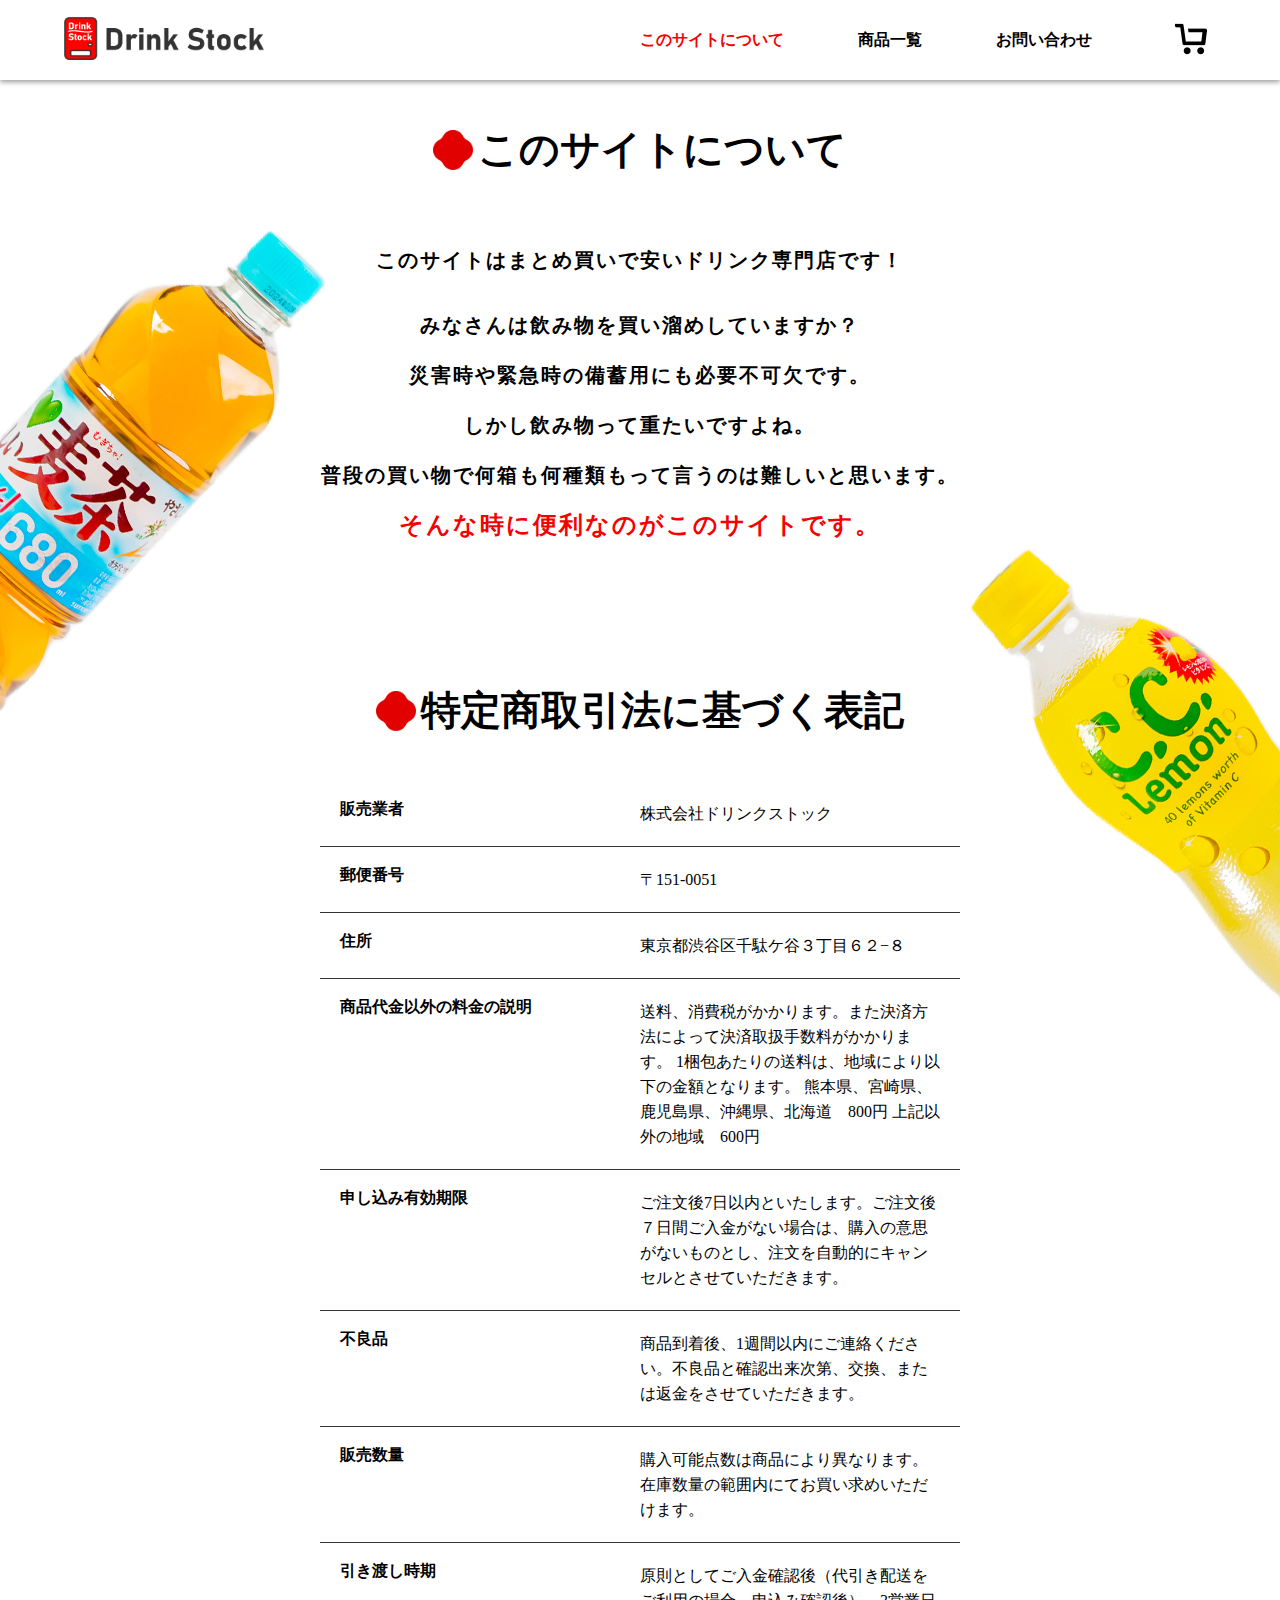
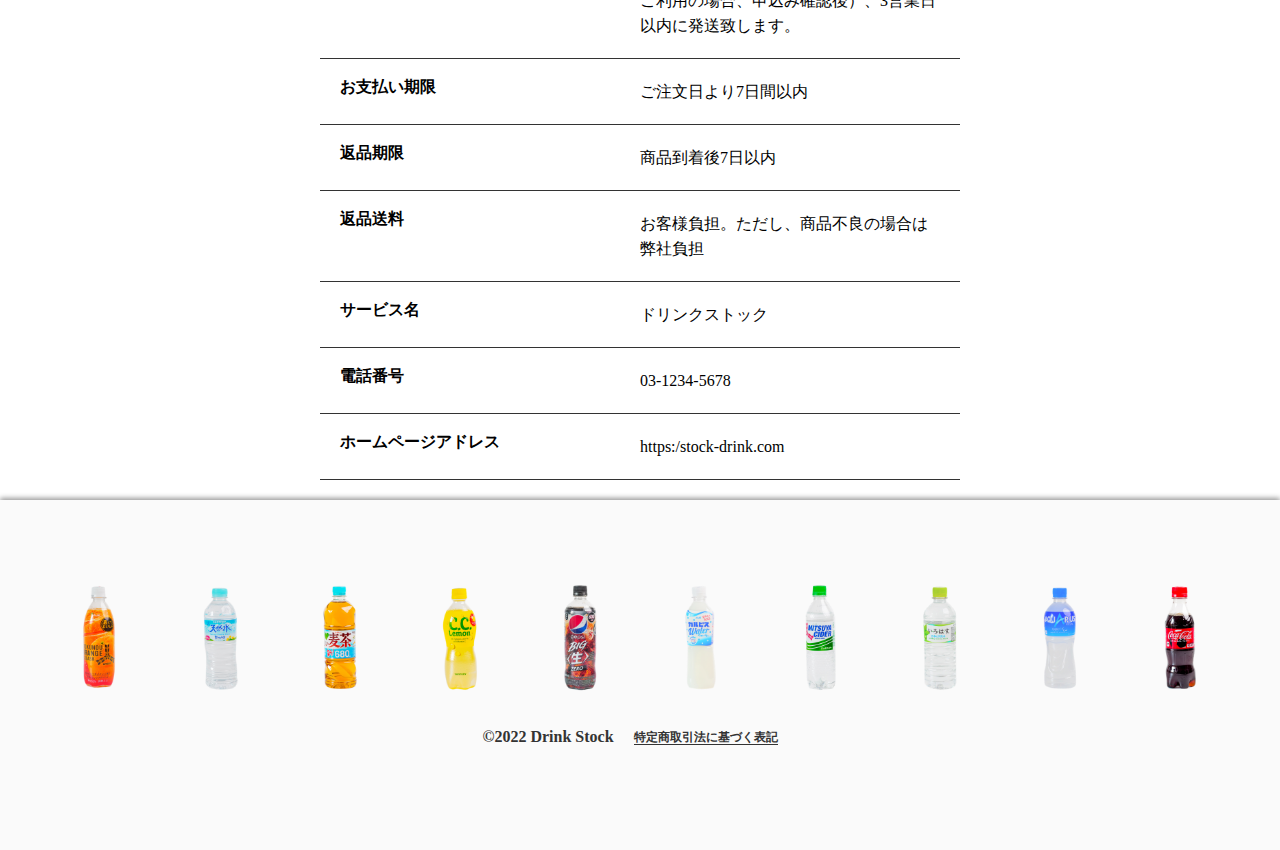
<file: about.html>
<!DOCTYPE html>
<html lang="ja">

<head>
    <meta charset="UTF-8">
    <meta http-equiv="X-UA-Compatible" content="IE=edge">
    <meta name="viewport" content="width=device-width, initial-scale=1.0">
    <link rel="icon" type="image/png" href="images/favicon.ico" sizes="416x16 24x24 32x32 48x48 64x64 128x128" />
    <link rel="stylesheet" href="css/reset.css">
    <link rel="stylesheet" href="css/style.css">
    <link rel="stylesheet" href="css/form.css">
    <link rel="stylesheet" href="css/q-and-a.css">

    <script src="https://cdnjs.cloudflare.com/ajax/libs/jquery/3.6.0/jquery.min.js"></script>

    <script>
        $(function () {
            $(".js-question").click(function () {
                $(this).toggleClass("is-active");
                $(".js-question").not(this).removeClass("is-active");
            });
        });
    </script>

    <title>このサイトについて｜ドリンクストック</title>
</head>

<body>
    <!-- header -->
    <header class="header">
        <div class="header__inner">
            <div class="header__logo"><a href="index.html"><img src="images/logo.png" alt=""
                        class="header__logo--img"></a></div>

            <ul class="global-nav">
                <li class="nav current-page"><a href="about.html">このサイトについて</a></li>
                <li class="nav"><a href="store.html">商品一覧</a></li>
                <li class="nav "><a href="contact.html ">お問い合わせ</a></li>
                <li class="nav"><a href=""><img src="images/cart.png" alt="" class="nav--cart"></a></li>
            </ul>
        </div>
    </header>


    <!-- main-contents -->
    <div class="title"><img src="images/title-img.png" alt="" class="title__img">
        <h1 class="title__text">このサイトについて</h1>
    </div>

        <img src="images/drink-45deg-0.png" alt="" id="img45Left" class="img-45deg__left">
        <div class="img-45deg">
        <img src="images/drink-45deg-right-0.png" alt="" id="img45Right" class="img-45deg__right">
    </div>
    <section class="about">
        <h1 class="about__title">このサイトはまとめ買いで安いドリンク専門店です！</h1>

        <p class="about__caption">みなさんは飲み物を買い溜めしていますか？<br>
            災害時や緊急時の備蓄用にも必要不可欠です。<br>
            しかし飲み物って重たいですよね。<br>
            普段の買い物で何箱も何種類もって言うのは難しいと思います。<br>

            <span>そんな時に便利なのがこのサイトです。</span>
        </p>

        <div class="">

        </div>

    </section>

    <div id="shopkeeper" class="title"><img src="images/title-img.png" alt="" class="title__img">
        <h1 class="title__text">特定商取引法に基づく表記</h1>
    </div>

    <div class="shopkeeper">
        <div class="shopkeeper__list">
            <p class="shopkeeper__name">販売業者</p>
            <p class="shopkeeper__text">株式会社ドリンクストック</p>
        </div>
        <div class="shopkeeper__list">
            <p class="shopkeeper__name">郵便番号</p>
            <p class="shopkeeper__text">〒151-0051</p>
        </div>
        <div class="shopkeeper__list">
            <p class="shopkeeper__name">住所</p>
            <p class="shopkeeper__text">東京都渋谷区千駄ケ谷３丁目６２−８</p>
        </div>
        <div class="shopkeeper__list">
            <p class="shopkeeper__name">商品代金以外の料金の説明</p>
            <p class="shopkeeper__text">送料、消費税がかかります。また決済方法によって決済取扱手数料がかかります。
                1梱包あたりの送料は、地域により以下の金額となります。
                熊本県、宮崎県、鹿児島県、沖縄県、北海道　800円
                上記以外の地域　600円</p>
        </div>
        <div class="shopkeeper__list">
            <p class="shopkeeper__name">申し込み有効期限</p>
            <p class="shopkeeper__text">ご注文後7日以内といたします。ご注文後７日間ご入金がない場合は、購入の意思がないものとし、注文を自動的にキャンセルとさせていただきます。
            </p>
        </div>
        <div class="shopkeeper__list">
            <p class="shopkeeper__name">不良品</p>
            <p class="shopkeeper__text">商品到着後、1週間以内にご連絡ください。不良品と確認出来次第、交換、または返金をさせていただきます。
            </p>
        </div>
        <div class="shopkeeper__list">
            <p class="shopkeeper__name">販売数量</p>
            <p class="shopkeeper__text">購入可能点数は商品により異なります。在庫数量の範囲内にてお買い求めいただけます。
            </p>
        </div>
        <div class="shopkeeper__list">
            <p class="shopkeeper__name">引き渡し時期</p>
            <p class="shopkeeper__text">原則としてご入金確認後（代引き配送をご利用の場合、申込み確認後）、3営業日以内に発送致します。
            </p>
        </div>
        <div class="shopkeeper__list">
            <p class="shopkeeper__name">お支払い期限</p>
            <p class="shopkeeper__text">ご注文日より7日間以内
            </p>
        </div>

        <div class="shopkeeper__list">
            <p class="shopkeeper__name">返品期限</p>
            <p class="shopkeeper__text">商品到着後7日以内
            </p>
        </div>
        <div class="shopkeeper__list">
            <p class="shopkeeper__name">返品送料</p>
            <p class="shopkeeper__text">お客様負担。ただし、商品不良の場合は弊社負担
            </p>
        </div>
        <div class="shopkeeper__list">
            <p class="shopkeeper__name">サービス名</p>
            <p class="shopkeeper__text">ドリンクストック</p>
        </div>
        <div class="shopkeeper__list">
            <p class="shopkeeper__name">電話番号</p>
            <p class="shopkeeper__text">03-1234-5678</p>
        </div>
        <div class="shopkeeper__list">
            <p class="shopkeeper__name">ホームページアドレス</p>
            <p class="shopkeeper__text">https:/stock-drink.com</p>
        </div>
    </div>
    <!-- footer -->
    <footer class="footer">
        <ul class="footer__drink">
            <li><img src="images/drink-1.png" alt="" class="footer__drink--img"></li>
            <li><img src="images/drink-2.png" alt="" class="footer__drink--img"></li>
            <li><img src="images/drink-3.png" alt="" class="footer__drink--img"></li>
            <li><img src="images/drink-4.png" alt="" class="footer__drink--img"></li>
            <li><img src="images/drink-5.png" alt="" class="footer__drink--img"></li>
            <li><img src="images/drink-6.png" alt="" class="footer__drink--img"></li>
            <li><img src="images/drink-7.png" alt="" class="footer__drink--img"></li>
            <li><img src="images/drink-8.png" alt="" class="footer__drink--img"></li>
            <li><img src="images/drink-9.png" alt="" class="footer__drink--img"></li>
            <li><img src="images/drink-10.png" alt="" class="footer__drink--img"></li>
        </ul>
        <div class="footer__text">
            <p class="">&copy;2022 Drink Stock</p>
                <p class="footer__shopkeeper"><a class="footer__shopkeeper" href="about.html#shopkeeper">特定商取引法に基づく表記</a></p>
            </div>
    </footer>


    <script>
        

        window.onload = function(){
            var randomNum = Math.floor(Math.random()*3);
            console.log(randomNum);
            document.getElementById("img45Left").src = "images/drink-45deg-"+ randomNum + ".png";
            randomNum = Math.floor(Math.random()*3);
            document.getElementById("img45Right").src = "images/drink-45deg-right-" + randomNum +".png";

    }
    </script>
</body>

</html>
</file>
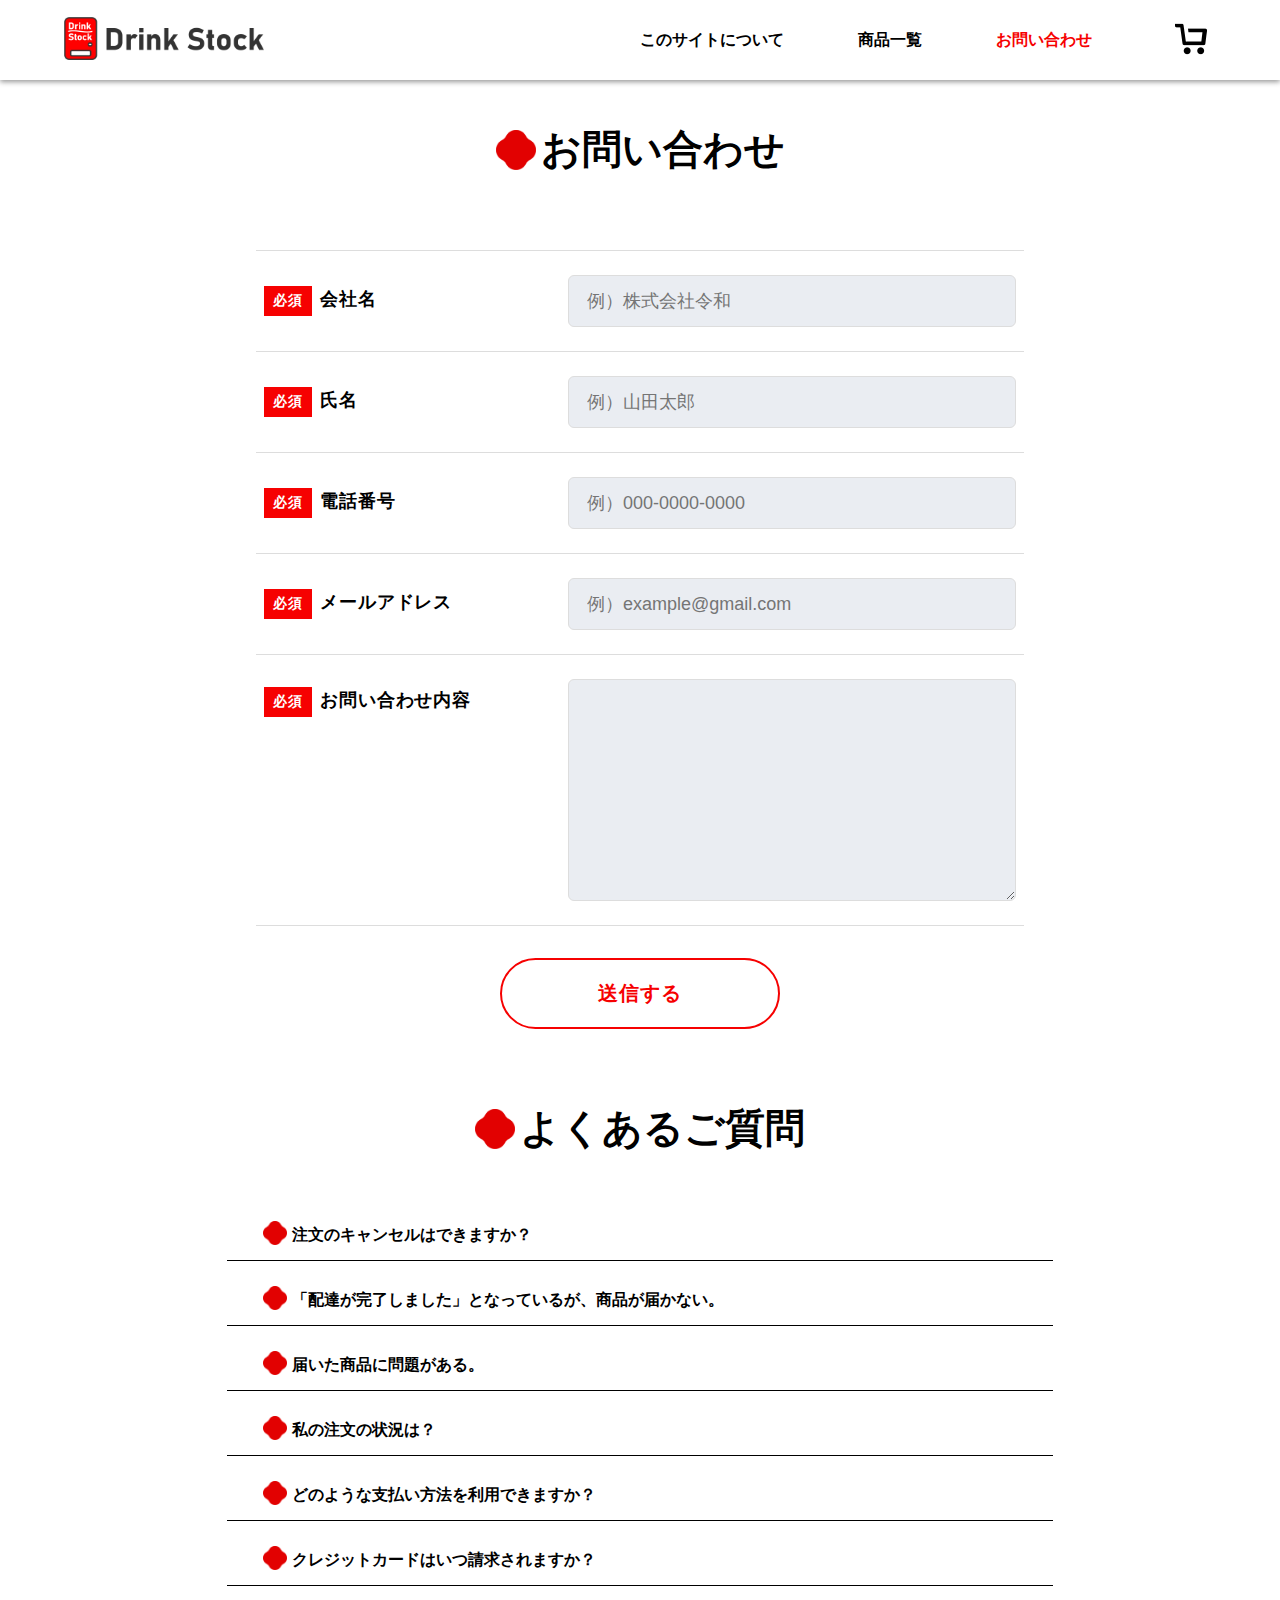
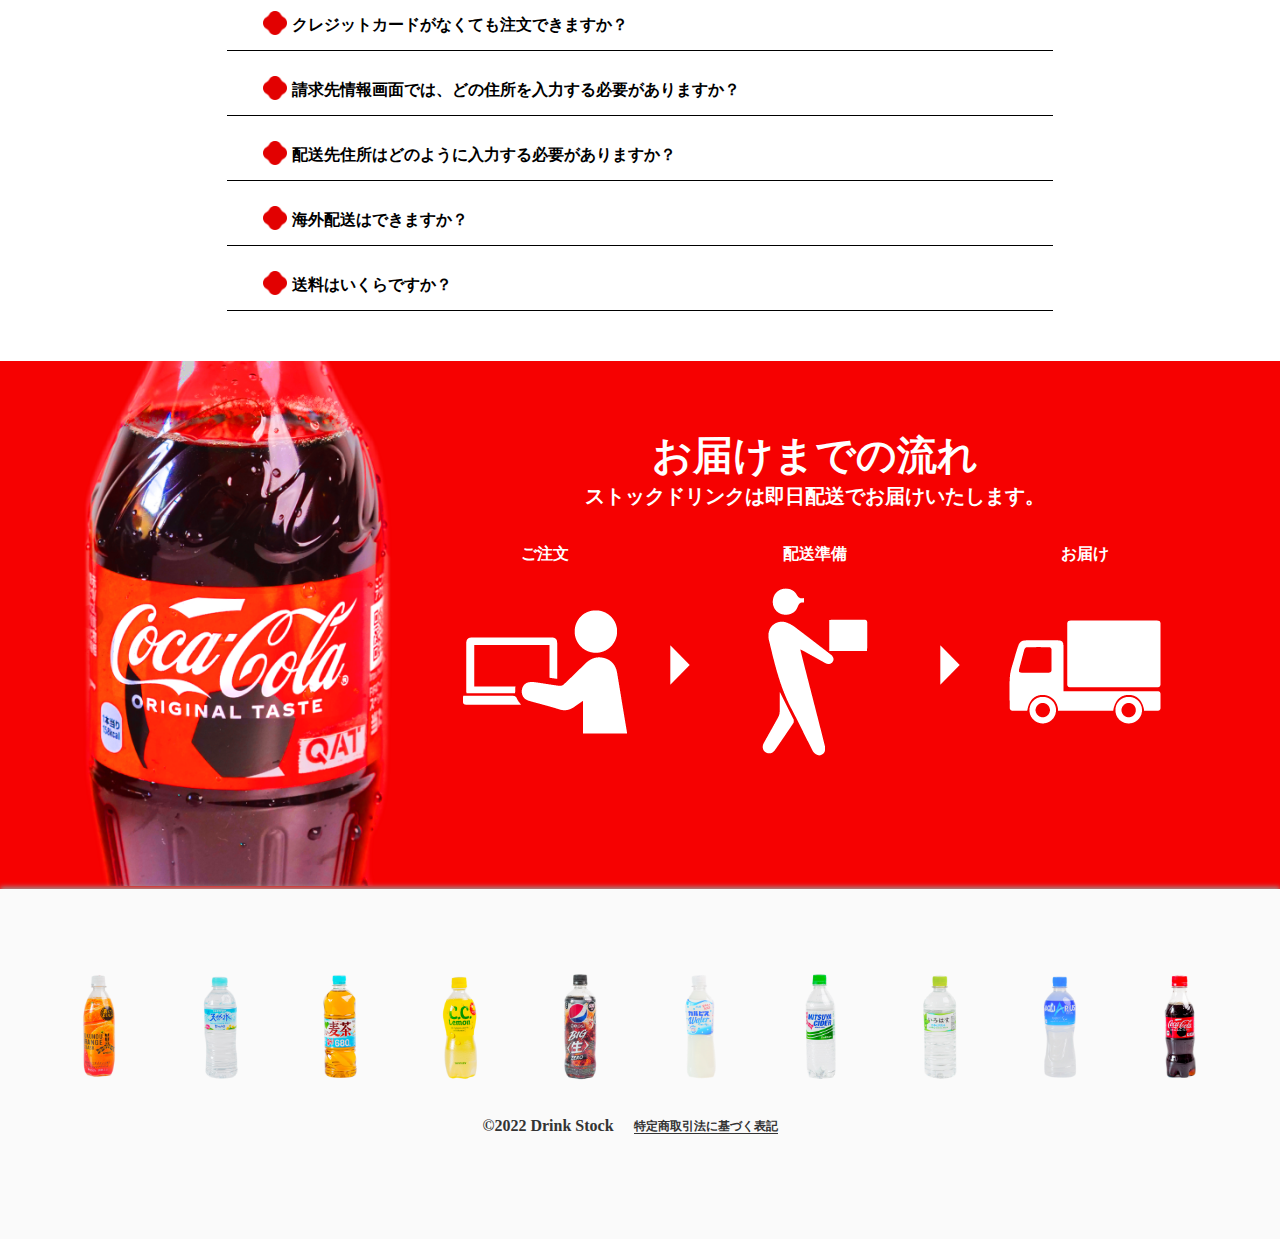
<file: contact.html>
<!DOCTYPE html>
<html lang="ja">

<head>
    <meta charset="UTF-8">
    <meta http-equiv="X-UA-Compatible" content="IE=edge">
    <meta name="viewport" content="width=device-width, initial-scale=1.0">
    <link rel="icon" type="image/png" href="images/favicon.ico" sizes="416x16 24x24 32x32 48x48 64x64 128x128" />
    <link rel="stylesheet" href="css/reset.css">
    <link rel="stylesheet" href="css/style.css">
    <link rel="stylesheet" href="css/form.css">
    <link rel="stylesheet" href="css/q-and-a.css">

    <script src="https://cdnjs.cloudflare.com/ajax/libs/jquery/3.6.0/jquery.min.js"></script>

    <script>
        $(function () {
            $(".js-question").click(function () {
                $(this).toggleClass("is-active");
                $(".js-question").not(this).removeClass("is-active");
            });
        });
    </script>

    <title>お問い合わせ｜ドリンクストック</title>
</head>

<body>
    <!-- header -->
    <header class="header">
        <div class="header__inner">
            <div class="header__logo"><a href="index.html"><img src="images/logo.png" alt=""
                        class="header__logo--img"></a></div>

            <ul class="global-nav">
                <li class="nav"><a href="about.html">このサイトについて</a></li>
                <li class="nav"><a href="store.html">商品一覧</a></li>
                <li class="nav current-page"><a href="contact.html ">お問い合わせ</a></li>
                <li class="nav"><a href=""><img src="images/cart.png" alt="" class="nav--cart"></a></li>
            </ul>
        </div>
    </header>


    <!-- main-contents -->
    <div class="title"><img src="images/title-img.png" alt="" class="title__img">
        <h1 class="title__text">お問い合わせ</h1>
    </div>

    <!-- お問い合わせ -->

    <div class="Form animation">
        <div class="Form-Item">
            <p class="Form-Item-Label">
                <span class="Form-Item-Label-Required">必須</span>会社名
            </p>
            <input type="text" class="Form-Item-Input" placeholder="例）株式会社令和">
        </div>
        <div class="Form-Item">
            <p class="Form-Item-Label"><span class="Form-Item-Label-Required">必須</span>氏名</p>
            <input type="text" class="Form-Item-Input" placeholder="例）山田太郎">
        </div>
        <div class="Form-Item">
            <p class="Form-Item-Label"><span class="Form-Item-Label-Required">必須</span>電話番号</p>
            <input type="text" class="Form-Item-Input" placeholder="例）000-0000-0000">
        </div>
        <div class="Form-Item">
            <p class="Form-Item-Label"><span class="Form-Item-Label-Required">必須</span>メールアドレス</p>
            <input type="email" class="Form-Item-Input" placeholder="例）example@gmail.com">
        </div>
        <div class="Form-Item">
            <p class="Form-Item-Label isMsg"><span class="Form-Item-Label-Required">必須</span>お問い合わせ内容</p>
            <textarea class="Form-Item-Textarea"></textarea>
        </div>
        <input type="submit" class="Form-Btn" value="送信する">
    </div>
    </div>

    <!-- Q & A -->
    <section class="faq">
        <div class="title"><img src="images/title-img.png" alt="" class="title__img">
            <h1 class="title__text">よくあるご質問</h1>
        </div>

        <div class="faq__inner">
            <p class="faq-question js-question">注文のキャンセルはできますか？</p>
            <p class="faq-answer">キャンセルできる注文は、出荷準備開始前のものに限ります。キャンセルできるかどうかは 注文履歴 で確認いただけます。
            </p>
        </div>

        <div class="faq__inner">
            <p class="faq-question js-question">「配達が完了しました」となっているが、商品が届かない。</p>
            <p class="faq-answer">ほとんどの商品は時間どおりに到着しますが、追跡で「配達済み」と表示されているにもかかわらず、商品が届いていない場合があります。</p>
        </div>

        <div class="faq__inner">
            <p class="faq-question js-question">届いた商品に問題がある。</p>
            <p class="faq-answer">商品に損傷や不具合がある場合、または注文と異なる商品が届いた場合は、「注文履歴」から対象商品の交換をお手続きください。</p>
        </div>

        <div class="faq__inner">
            <p class="faq-question js-question">私の注文の状況は？</p>
            <p class="faq-answer">アカウントをご登録いただいているお客様は、こちらからご注文をご確認いただけます。</p>
        </div>

        <div class="faq__inner">
            <p class="faq-question js-question">どのような支払い方法を利用できますか？</p>
            <p class="faq-answer">各種クレジットカード、提携のデビットカード、Apple Pay、Google Pay、PayPal決済、コンビニ払い、ATM銀行払いでのお支払いをご利用いただけます。
            </p>
        </div>

        <div class="faq__inner">
            <p class="faq-question js-question">クレジットカードはいつ請求されますか？
            </p>
            <p class="faq-answer">商品が実際に発送されるまでは、請求は行われません。複数の商品が別々に発送された場合、商品が発送される度に請求が行われます。
            </p>
        </div>

        <div class="faq__inner">
            <p class="faq-question js-question">クレジットカードがなくても注文できますか？</p>
            <p class="faq-answer">クレジットカード以外では、コンビニ払い、PayPal、Apple pay、Google pay、ATM銀行払い (Pay-easy)がご利用いただけます。
            </p>
        </div>

        <div class="faq__inner">
            <p class="faq-question js-question">請求先情報画面では、どの住所を入力する必要がありますか？
            </p>
            <p class="faq-answer">クレジットカード照合のため、クレジットカード明細書に記載された住所を必ずご入力ください。</p>
        </div>

        <div class="faq__inner">
            <p class="faq-question js-question">配送先住所はどのように入力する必要がありますか？
            </p>
            <p class="faq-answer">配送情報の入力画面で配送先住所を入力してください。請求先住所が異なる場合には、決済画面にて請求先住所を入力してください。</p>
        </div>

        <div class="faq__inner">
            <p class="faq-question js-question">海外配送はできますか？
            </p>
            <p class="faq-answer">海外発送は対応しておりません。日本国内のお届けのみ承っております。</p>
        </div>

        <div class="faq__inner">
            <p class="faq-question js-question">送料はいくらですか？
            </p>
            <p class="faq-answer">送料は全国一律、500円（税込）です。注文内容の確認ページで、送料が適用されます。購入金額の合計が3,000円以上の場合は、送料が無料になります。</p>
        </div>

    </section>

    <div class="order__flow">
        <div><img class="order__flow--img" src="images/flow-img.png" alt=""></div>
        <div class="order__flow__caption">
            <p class="order__flow__caption--title">お届けまでの流れ</p>
            <p class="order__flow__caption--text">ストックドリンクは即日配送でお届けいたします。</p>
            </p>
            <div class="order__flow__caption__img">
                <div>
                    <p class="order__flow__caption__img--text">ご注文</p><img src="images/flow-caption-img.png"
                        class="order__flow__caption__img--img" alt="">
                </div>
                <img src="images/flow-caption-img4.png" class="order__flow__caption--arrow" alt="">
                <div>
                    <p class="order__flow__caption__img--text">配送準備</p><img src="images/flow-caption-img2.png"
                        class="order__flow__caption__img--img" alt="">
                </div>
                <img src="images/flow-caption-img4.png" class="order__flow__caption--arrow" alt="">
                <div>
                    <p class="order__flow__caption__img--text">お届け</p><img src="images/flow-caption-img3.png"
                        class="order__flow__caption__img--img" alt="">
                </div>
            </div>
        </div>
    </div>


    <!-- footer -->
    <footer class="footer">
        <ul class="footer__drink">
            <li><img src="images/drink-1.png" alt="" class="footer__drink--img"></li>
            <li><img src="images/drink-2.png" alt="" class="footer__drink--img"></li>
            <li><img src="images/drink-3.png" alt="" class="footer__drink--img"></li>
            <li><img src="images/drink-4.png" alt="" class="footer__drink--img"></li>
            <li><img src="images/drink-5.png" alt="" class="footer__drink--img"></li>
            <li><img src="images/drink-6.png" alt="" class="footer__drink--img"></li>
            <li><img src="images/drink-7.png" alt="" class="footer__drink--img"></li>
            <li><img src="images/drink-8.png" alt="" class="footer__drink--img"></li>
            <li><img src="images/drink-9.png" alt="" class="footer__drink--img"></li>
            <li><img src="images/drink-10.png" alt="" class="footer__drink--img"></li>
        </ul>
        <div class="footer__text">
            <p class="">&copy;2022 Drink Stock</p>
                <p class="footer__shopkeeper"><a class="footer__shopkeeper" href="about.html#shopkeeper">特定商取引法に基づく表記</a></p>
            </div>
        </footer>
</body>

</html>
</file>
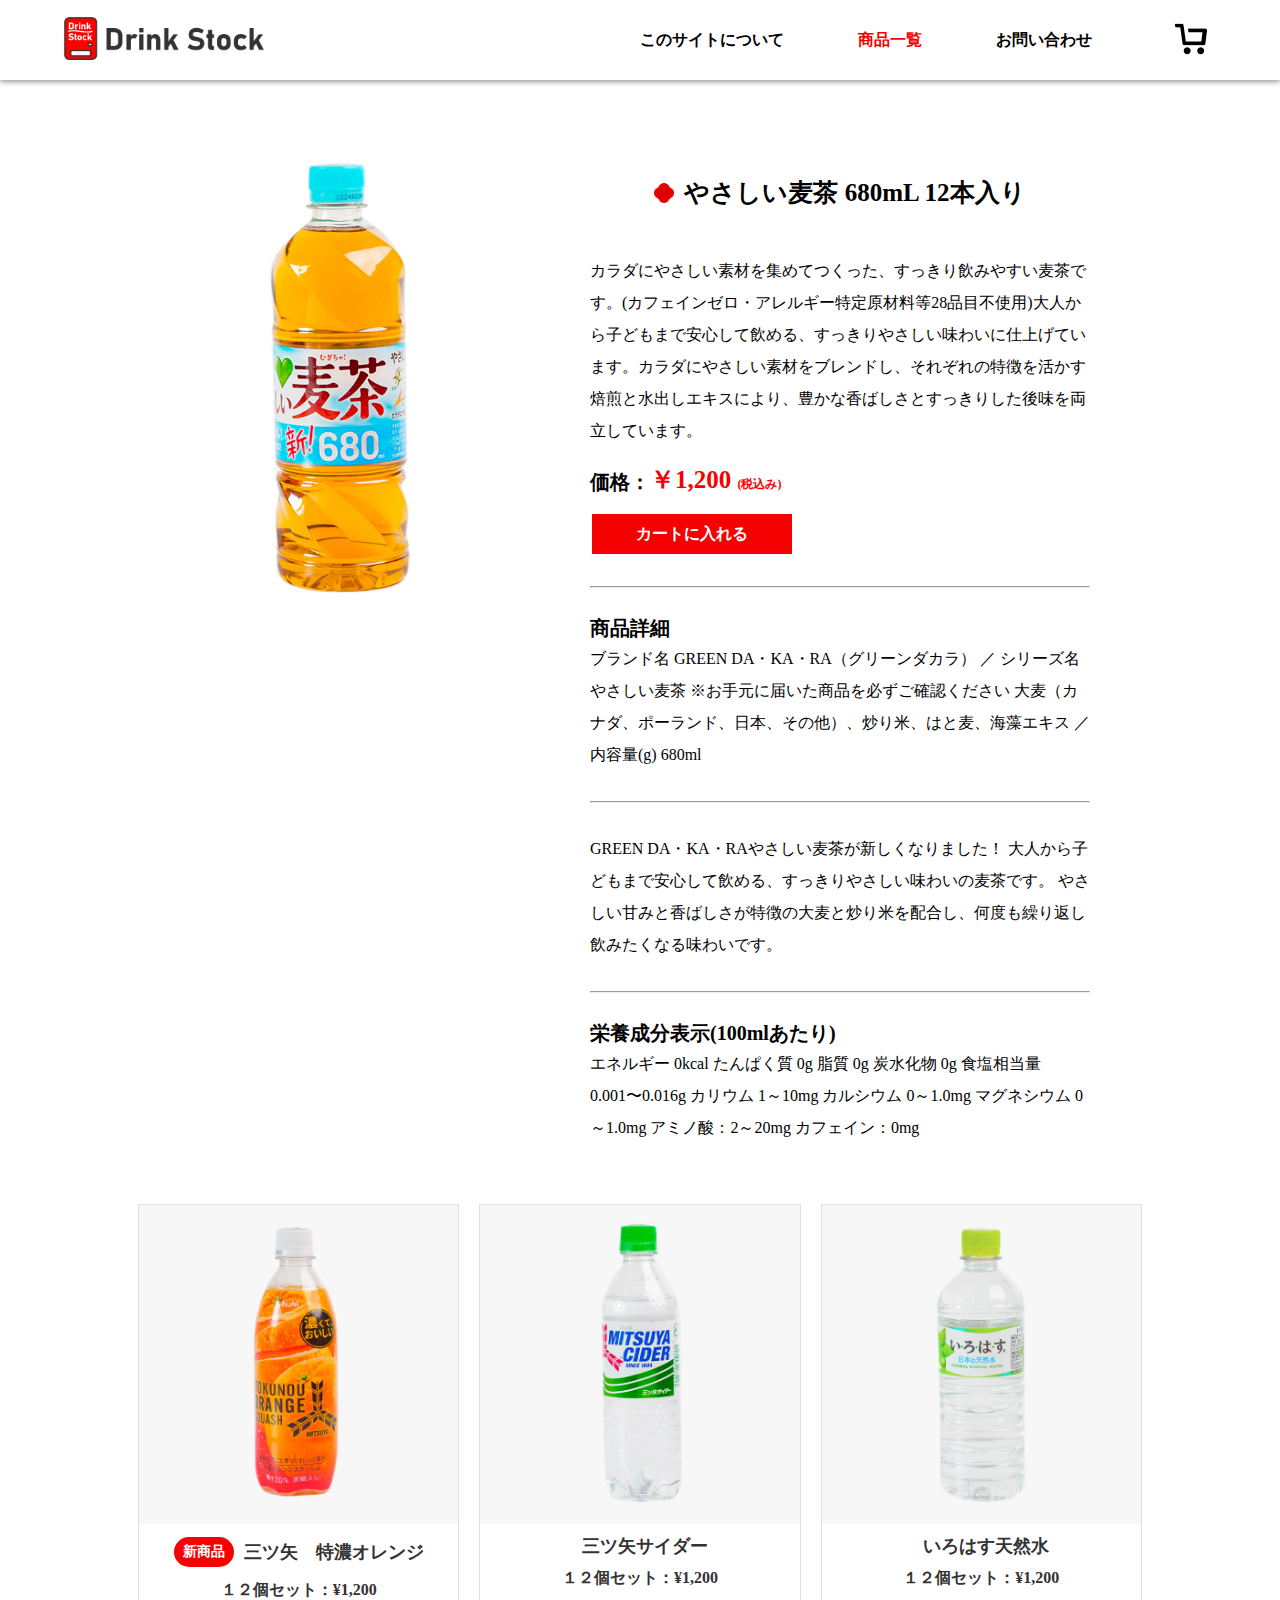
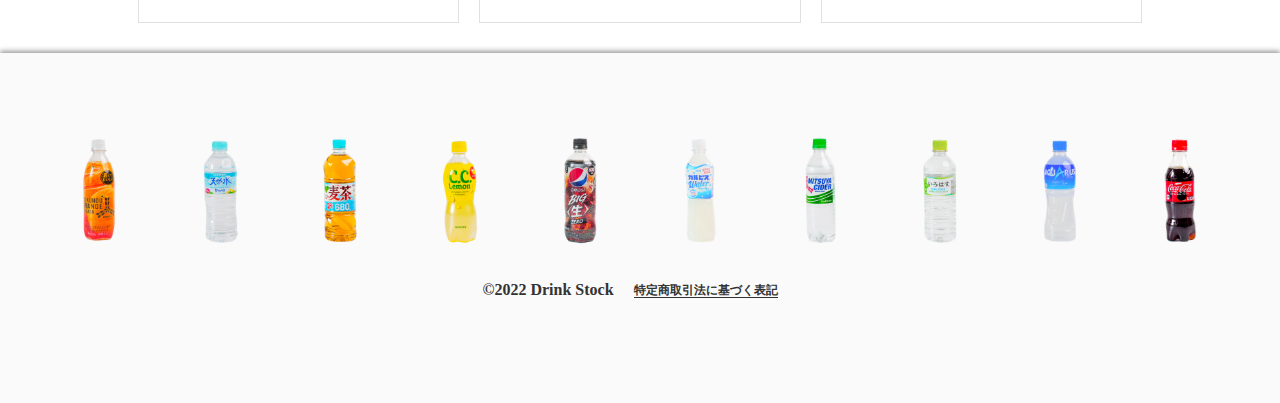
<file: drink.html>
<!DOCTYPE html>
<html lang="ja">

<head>
    <meta charset="UTF-8">
    <meta http-equiv="X-UA-Compatible" content="IE=edge">
    <meta name="viewport" content="width=device-width, initial-scale=1.0">
    <link rel="icon" type="image/png" href="images/favicon.ico" sizes="416x16 24x24 32x32 48x48 64x64 128x128" />
    <link rel="stylesheet" href="css/reset.css">
    <link rel="stylesheet" href="css/style.css">
    <link rel="stylesheet" href="css/form.css">
    <link rel="stylesheet" href="css/q-and-a.css">

    <script src="https://cdnjs.cloudflare.com/ajax/libs/jquery/3.6.0/jquery.min.js"></script>

    <script>
        $(function () {
            $(".js-question").click(function () {
                $(this).toggleClass("is-active");
                $(".js-question").not(this).removeClass("is-active");
            });
        });
    </script>

    <title>お問い合わせ｜ドリンクストック</title>
</head>

<body>
    <!-- header -->
    <header class="header">
        <div class="header__inner">
            <div class="header__logo"><a href="index.html"><img src="images/logo.png" alt=""
                        class="header__logo--img"></a></div>

            <ul class="global-nav">
                <li class="nav"><a href="about.html">このサイトについて</a></li>
                <li class="nav current-page"><a href="store.html">商品一覧</a></li>
                <li class="nav"><a href="contact.html ">お問い合わせ</a></li>
                <li class="nav"><a href=""><img src="images/cart.png" alt="" class="nav--cart"></a></li>
            </ul>
        </div>
    </header>


    <!-- main-contents -->

    <div class="drink__wrap">
        <div class="drink__drink__img">
            <img src="images/drink-3.png" alt="" class="drink__drink__img--img">
        </div>
        <div>
            <div class="title"><img src="images/title-img.png" alt="" class="title__img--drink">
                <h1 class="title__text--drink">やさしい麦茶 680mL 12本入り</h1>
            </div>

            <p class="drink__caption">カラダにやさしい素材を集めてつくった、すっきり飲みやすい麦茶です。(カフェインゼロ・アレルギー特定原材料等28品目不使用)大人から子どもまで安心して飲める、すっきりやさしい味わいに仕上げています。カラダにやさしい素材をブレンドし、それぞれの特徴を活かす焙煎と水出しエキスにより、豊かな香ばしさとすっきりした後味を両立しています。</p>
            
            <div class="price">
                <p class="price__title">価格：</p>
                <p class="price__text">￥1,200 <span>(税込み)</span></p>
            </div>

            <p class="go-cart">カートに入れる</p>

            <hr>
            <p class="caption__title">商品詳細</p>
            <p class="drink__caption">
                ブランド名 GREEN DA・KA・RA（グリーンダカラ） ／ シリーズ名 やさしい麦茶 ※お手元に届いた商品を必ずご確認ください 大麦（カナダ、ポーランド、日本、その他）、炒り米、はと麦、海藻エキス ／ 内容量(g) 680ml</p>

            <hr>

            
            <p class="drink__caption">GREEN DA・KA・RAやさしい麦茶が新しくなりました！
                大人から子どもまで安心して飲める、すっきりやさしい味わいの麦茶です。
                
                やさしい甘みと香ばしさが特徴の大麦と炒り米を配合し、何度も繰り返し飲みたくなる味わいです。</p>

            <hr>

            <p class="caption__title">栄養成分表示(100mlあたり)</p>
            <p class="drink__caption">
                
                エネルギー	0kcal
                たんぱく質	0g
                脂質	0g
                炭水化物	0g
                食塩相当量	0.001〜0.016g
                カリウム	1～10mg
                カルシウム	0～1.0mg
                マグネシウム	0～1.0mg
                アミノ酸：2～20mg
                カフェイン：0mg</p>

        </div>
    </div>

    <ul class="home__drink__list">
        <li class="home__drink__img"><a href="drink.html">
            <div class="drink__img--wrap"><img src="images/drink-1.png" alt="" class="home__drink__img--img"></div>
            <div class="drink__info">
                <div class="drink__title">
                    <p class="drink__title--category">新商品</p>
                    <h2 class="drink__name">三ツ矢　特濃オレンジ</h2>
                </div>
                <p class="drink__name__caption">１２個セット：¥1,200
                </p>
            </div></a>
        </li>

        <li class="home__drink__img"><a href="drink.html">
            <div class="drink__img--wrap"><img src="images/drink-7.png" alt="" class="home__drink__img--img"></div>
            <div class="drink__info">
                <div class="drink__title">
                    <h2 class="drink__name">三ツ矢サイダー</h2>
                </div>
                <p class="drink__name__caption">１２個セット：¥1,200
                </p>
            </div></a>
        </li>
        <li class="home__drink__img"><a href="drink.html">
            <div class="drink__img--wrap"><img src="images/drink-8.png" alt="" class="home__drink__img--img"></div>
            <div class="drink__info">
                <div class="drink__title">
                    <h2 class="drink__name">いろはす天然水</h2>
                </div>
                <p class="drink__name__caption">１２個セット：¥1,200
                </p>
            </div></a>
        </li>
    </ul>


    <!-- footer -->
    <footer class="footer">
        <ul class="footer__drink">
            <li><img src="images/drink-1.png" alt="" class="footer__drink--img"></li>
            <li><img src="images/drink-2.png" alt="" class="footer__drink--img"></li>
            <li><img src="images/drink-3.png" alt="" class="footer__drink--img"></li>
            <li><img src="images/drink-4.png" alt="" class="footer__drink--img"></li>
            <li><img src="images/drink-5.png" alt="" class="footer__drink--img"></li>
            <li><img src="images/drink-6.png" alt="" class="footer__drink--img"></li>
            <li><img src="images/drink-7.png" alt="" class="footer__drink--img"></li>
            <li><img src="images/drink-8.png" alt="" class="footer__drink--img"></li>
            <li><img src="images/drink-9.png" alt="" class="footer__drink--img"></li>
            <li><img src="images/drink-10.png" alt="" class="footer__drink--img"></li>
        </ul>
        <div class="footer__text">
            <p class="">&copy;2022 Drink Stock</p>
                <p class="footer__shopkeeper"><a class="footer__shopkeeper" href="about.html#shopkeeper">特定商取引法に基づく表記</a></p>
            </div>
        </footer>
</body>

</html>
</file>
<file: css/style.css>
a {
    text-decoration: none;
    color: #333333;
}

body {
    font-weight: bold;
}

#gallery .mix {
    display: none;
}

.header {
    background-color: white;
    height: 80px;
    display: flex;
    justify-content: center;
    align-items: center;
    box-shadow: 0 2px 5px #999;
    z-index: 10;
    position: relative;
}

.header__inner {
    width: 90%;
    display: flex;
    justify-content: space-between;
    align-items: center;
}

.header__logo--img {
    width: 200px;
}

.global-nav {
    display: flex;
    justify-content: space-between;
    align-items: center;
    width: 50%;
}

.nav a {
    color: black;
    transition: 0.3s;
}

.nav a:hover {
    color: #F60101;
}

.nav--cart {
    width: 50px;
}

.current-page a {
    color: #F60101;
}

/* title */
.title {
    display: flex;
    align-items: center;
    justify-content: center;
    margin: 50px;
}

.title__img {
    width: 40px;
    height: auto;
    margin-right: 5px;
}

.title__text {
    font-size: 40px;
}

.home__drink__list {
    width: 80%;
    max-width: 1200px;
    display: flex;
    margin: 20px auto;

}



.home__drink__img {
    margin: 10px;
    border: 1px solid #e0e0e0;
    overflow: hidden;
}

.drink__img--wrap {
    overflow: hidden;
}


.home__drink__img--img {
    background-color: #f7f7f7;
    width: 100%;
    transition: 0.3s;
}


.home__drink__img--img:hover {
    transform: scale(1.1);
}

/* more-button */
.more {
    width: 200px;
    height: 50px;
    outline: 3px solid #F60101;
    border-radius: 50px;
    transition: 0.3s;
    margin: 0 auto;
}

.more__text {
    font-size: 16px;
    width: 200px;
    height: 50px;
    display: flex;
    justify-content: center;
    align-items: center;
    color: #F60101;

}

.more:hover {
    background-color: #F60101;
}

.more__text:hover {
    color: white;
}

.bland {
    display: flex;
    justify-content: center;
    align-items: center;
    flex-wrap: wrap;
    width: 900px;
    margin: 0 auto 50px auto;

}

.bland__list {
    margin: 10px;
    border: 1px solid #333333;
    width: 200px;
    height: 100px;
    overflow: hidden;
}

.bland__list--img {
    width: 100%;
    transition: 0.3s;
}

.bland__list--img:hover {
    transform: scale(1.1);
}

.home-section {
    margin: 100px 0;
}

/* order__flow */
.order__flow {
    background-color: #F60101;
    color: white;
    display: flex;
    justify-content: center;
}

.order__flow__img {
    width: 30%;
    max-width: 500px;
}

.order__flow--img {
    width: 350px;
}

.order__flow__caption {
    display: flex;
    flex-direction: column;
    justify-content: center;
    align-items: center;
    width: 70%;
    max-width: 800px;

}

.order__flow__caption--title {
    font-size: 40px;
    margin: 10px;
}

.order__flow__caption--text {
    font-size: 20px;
}

.order__flow__caption__img {
    display: flex;
    align-items: center;
    margin: 40px;
}

.order__flow__caption__img--text {
    text-align: center;
}

.order__flow__caption--arrow {
    width: 50px;
    height: 50px;
}

.order__flow__caption__img--img {
    margin: 10px;
}

/* store.html */
.drink__list {
    width: 100%;
    margin: 0 auto;
    display: flex;
    flex-wrap: wrap;
    justify-content: center;
}

.drink__img {
    width: 22%;
    margin: 30px;

}

.drink__img--img {
    width: 100%;
    transition: 0.3s;
}

.drink__img--img:hover {
    transform: scale(1.05);
}

.drink__info {
    display: flex;
    flex-direction: column;
    align-items: center;
    margin: 10px;
}


.drink__title {
    display: flex;
    align-items: center;
}

.drink__name {
    margin: 0 0 0 10px;
    font-weight: 900;
    display: block;
    font-size: 18px;
}

.drink__title--category {
    background-color: #F60101;
    color: white;
    border-radius: 30px;
    width: 60px;
    height: 30px;
    text-align: center;
    line-height: 30px;
    font-size: 14px;
}

.drink__name__caption {
    margin: 10px 0;
    line-height: 25px;
    font-weight: 900;
}

.store__wrap {
    display: flex;
    justify-content: center;
    background-color: #FAFAFA;
}

.gallery__wrap {
    width: 85%;
    background-color: white;
}

.drink__category__wrap {
    width: 15%;
    margin: 140px 20px;
}

.drink__category--maker {
    margin: 10px;
    padding: 15px;
    border-radius: 50px;
    color: #F60101;
    transition: 0.3s;
}

.drink__category--maker:hover {
    background-color: #F60101;
    color: white;
}

.serch-area {
    display: flex;
    justify-content: center;
    align-items: flex-start;
    flex-direction: column;
    margin: 10px 0;
}

#serch {
    width: 100%;
    height: 40px;
    border: 2px solid #F60101;
    font-size: 16px;
    color: #F60101;
    border-radius: 5px;
    margin: 20px 0;
    padding-left: 10px;
    box-sizing: border-box;
    font-weight: 900;
    letter-spacing: 1px;
}

input[type="text"]:focus {
    border: 2px solid #F60101;
    outline: 0;
    background-color: rgb(249, 249, 249);
}



/* about.html */


.img-45deg__left {
    position: absolute;
    z-index: -1;
}

.img-45deg__right {
    position: absolute;
    right: 0;
    top: 500px;
    z-index: -1;

}


.about {
    padding: 30px;
}

.about__title {
    font-size: 20px;
    letter-spacing: 2px;
    text-align: center;
}

.about__caption {
    font-size: 20px;
    letter-spacing: 2px;
    text-align: center;
    line-height: 50px;
    margin: 30px;
}

.about__caption span {
    color: #F60101;
    font-size: 24px;
}

#shopkeeper {
    padding-top: 30px;
}

.shopkeeper {
    margin: 0 0 20px 0;
}

.shopkeeper__list {
    display: flex;
    justify-content: center;
    padding: 20px;
    border-bottom: 1px solid #333333;
    width: 600px;
    margin: 0px auto;

}

.shopkeeper__name,
.shopkeeper__text {
    width: 300px;
}

.shopkeeper__text {
    font-weight: 300;
    line-height: 25px;
}


.drink__wrap {
    display: flex;
    justify-content: center;
    transform: translateX(-50px);
    margin: 50px auto;
}

.drink__drink__img {
    width: 40%;
    text-align: center;
    max-width: 500px;
}

.drink__drink__img--img {
    width: 100%;

}

.title__img--drink {
    width: 20px;
    margin-right: 10px;
}

.title__text--drink {
    font-size: 25px;
}

.drink__caption {
    width: 500px;
    font-size: 16px;
    font-weight: 500;
    line-height: 32px;
}

.price {
    margin: 20px 0;
    display: flex;
    align-items: flex-end;
}

.price__title {
    font-size: 20px;
}

.caption__title {
    font-size: 20px;
    margin: 5px 0;
}

.price__text {
    font-size: 25px;
    color: #F60101;
}

.price__text span {
    font-size: 12px;
}

.go-cart {
    width: 200px;
    height: 40px;
    color: white;
    background-color: #F60101;
    text-align: center;
    line-height: 40px;
    border: 2px solid white;

}

.go-cart:hover {
    background-color: white;
    color: #F60101;
    border: 2px solid #F60101;
}

.drink__wrap hr {
    margin: 30px 0;
}

/* footer */
.footer {
    width: 100%;
    height: 350px;
    background-color: #FAFAFA;
    box-shadow: 0 -2px 5px #999;
    z-index: 10;
    position: relative;
    display: flex;
    flex-direction: column;
    align-items: center;
    justify-content: center;
}

.footer__drink {
    width: 70%;
    margin: 0 auto;
    display: flex;
    justify-content: center;
}

.footer__drink--img {
    width: 120px;
    height: auto;
}

.footer__text {
    text-align: center;
    color: #333333;
    margin: 20px;
    display: flex;
    justify-content: center;
    align-items: center;
}

.footer__shopkeeper {
    font-size: 12px;
    color: #333333;
    text-align: center;
    margin: 10px;
}

.footer__shopkeeper a {
    border-bottom: 1px solid #333333;

}
</file>
<file: css/form.css>
/* お問い合わせ */
.Form {
    margin: 80px auto;
    width: 60vw;
  }
  @media screen and (max-width: 480px) {
    .Form {
      margin-top: 40px;
    }
  }
  .Form-Item {
    border-top: 1px solid #ddd;
    padding-top: 24px;
    padding-bottom: 24px;
    width: 100%;
    display: flex;
    align-items: center;
    justify-content: space-around;
  }
  @media screen and (max-width: 480px) {
    .Form-Item {
      padding-left: 14px;
      padding-right: 14px;
      padding-top: 16px;
      padding-bottom: 16px;
      flex-wrap: wrap;
    }
  }
  .Form-Item:nth-child(5) {
    border-bottom: 1px solid #ddd;
  }
  .Form-Item-Label {
    width: 100%;
    max-width: 248px;
    letter-spacing: 0.05em;
    font-weight: bold;
    font-size: 18px;
  }
  @media screen and (max-width: 480px) {
    .Form-Item-Label {
      max-width: inherit;
      display: flex;
      align-items: center;
      font-size: 15px;
    }
  }
  .Form-Item-Label.isMsg {
    margin-top: 8px;
    margin-bottom: auto;
  }
  @media screen and (max-width: 480px) {
    .Form-Item-Label.isMsg {
      margin-top: 0;
    }
  }
  .Form-Item-Label-Required {
    margin-right: 8px;
    padding-top: 8px;
    padding-bottom: 8px;
    width: 48px;
    display: inline-block;
    text-align: center;
    background: #F60101;
    color: #fff;
    font-size: 14px;
  }
  @media screen and (max-width: 480px) {
    .Form-Item-Label-Required {
      border-radius: 4px;
      padding-top: 4px;
      padding-bottom: 4px;
      width: 32px;
      font-size: 10px;
    }
  }
  .Form-Item-Input {
    border: 1px solid #ddd;
    border-radius: 6px;
    margin-left: 40px;
    padding-left: 1em;
    padding-right: 1em;
    height: 48px;
    flex: 1;
    width: 100%;
    max-width: 410px;
    background: #eaedf2;
    font-size: 18px;
  }
  @media screen and (max-width: 480px) {
    .Form-Item-Input {
      margin-left: 0;
      margin-top: 18px;
      height: 40px;
      flex: inherit;
      font-size: 15px;
    }
  }
  .Form-Item-Textarea {
    border: 1px solid #ddd;
    border-radius: 6px;
    margin-left: 40px;
    padding-left: 1em;
    padding-right: 1em;
    height: 216px;
    flex: 1;
    width: 100%;
    max-width: 410px;
    background: #eaedf2;
    font-size: 18px;
  }
  @media screen and (max-width: 480px) {
    .Form-Item-Textarea {
      margin-top: 18px;
      margin-left: 0;
      height: 200px;
      flex: inherit;
      font-size: 15px;
    }
  }
  .Form-Btn {
    border-radius: 50px;
    margin-top: 32px;
    margin-left: auto;
    margin-right: auto;
    padding-top: 20px;
    padding-bottom: 20px;
    width: 280px;
    display: block;
    letter-spacing: 0.05em;
    background: #ffffff;
    color: #F60101;
    font-weight: bold;
    font-size: 20px;
    border: 2px solid #F60101;
    transition: 0.3s;

  }
  .Form-Btn:hover {
    border-radius: 50px;
    margin-top: 32px;
    margin-left: auto;
    margin-right: auto;
    padding-top: 20px;
    padding-bottom: 20px;
    width: 280px;
    display: block;
    letter-spacing: 0.05em;
    background: #F60101;
    color: #fff;
    font-weight: bold;
    font-size: 20px;
    border: 2px solid #fff;

  }

  @media screen and (max-width: 480px) {
    .Form-Btn {
      margin-top: 24px;
      padding-top: 8px;
      padding-bottom: 8px;
      width: 160px;
      font-size: 16px;
    }
  }
</file>
<file: css/q-and-a.css>
.faq-question {
    border-bottom: 1px solid #000;
    background-color: #fff;
    padding: 17px 5%;
    cursor: pointer;
    z-index: 1;
}

.faq-question:hover {
    background-color: aliceblue;
}

.faq-answer {
    height: 0;
    overflow: hidden;
    transition: 0.4s;
    background-color: #F60101;
    color: #fff;
    margin-bottom: 3px;
    display: flex;
    align-items: center;
    padding: 0 3% 0 5%;
    line-height: 30px;
}
.js-question.is-active + .faq-answer {
    height: 70px;
}

.faq__inner{
    width: 70%;
    margin: 0 auto;
}

.faq-question::before{
    content: "";
    width: 24px;
    height: 24px;
    background-image: url("../images/title-img.png");
    display: inline-block;
    background-size: contain;
    position: relative;
    top: 5px;
    left: -5px;
}

.faq{
    margin: 50px;
}
</file>
